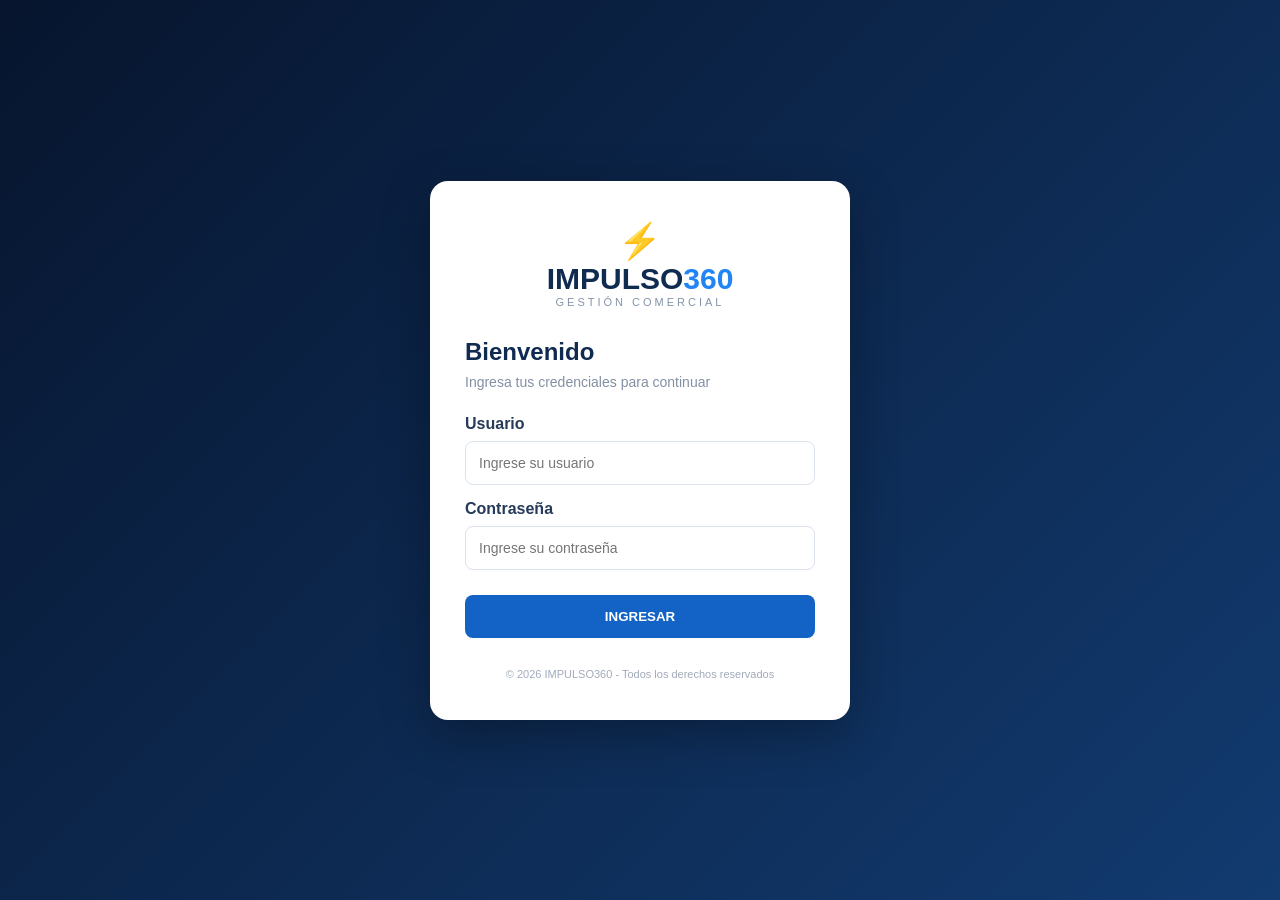
<file: index.html>
<!DOCTYPE html>
<html lang="es">
<head>
    <meta charset="UTF-8">
    <meta name="viewport" content="width=device-width, initial-scale=1.0">
    <title>IMPULSO360 | Ingreso</title>
    <link rel="stylesheet" href="estilo.css">
</head>
<body>

    <main class="login-container">
        <section class="login-card">

            <div class="logo">
                <div class="logo-icon">⚡</div>
                <h1>IMPULSO<span>360</span></h1>
                <p>GESTIÓN COMERCIAL</p>
            </div>

            <h2>Bienvenido</h2>
            <p class="subtitle">Ingresa tus credenciales para continuar</p>

            <form id="loginForm">
                <label>Usuario</label>
                <input type="text" id="usuario"
                    placeholder="Ingrese su usuario" required>

                <label>Contraseña</label>
                <input type="password" id="password"
                    placeholder="Ingrese su contraseña" required>

                <button type="submit">INGRESAR</button>
            </form>

            <p id="mensaje"></p>

            <footer>
                © 2026 IMPULSO360 - Todos los derechos reservados
            </footer>

        </section>
    </main>

    <script src="login.js"></script>
</body>
</html>
</file>
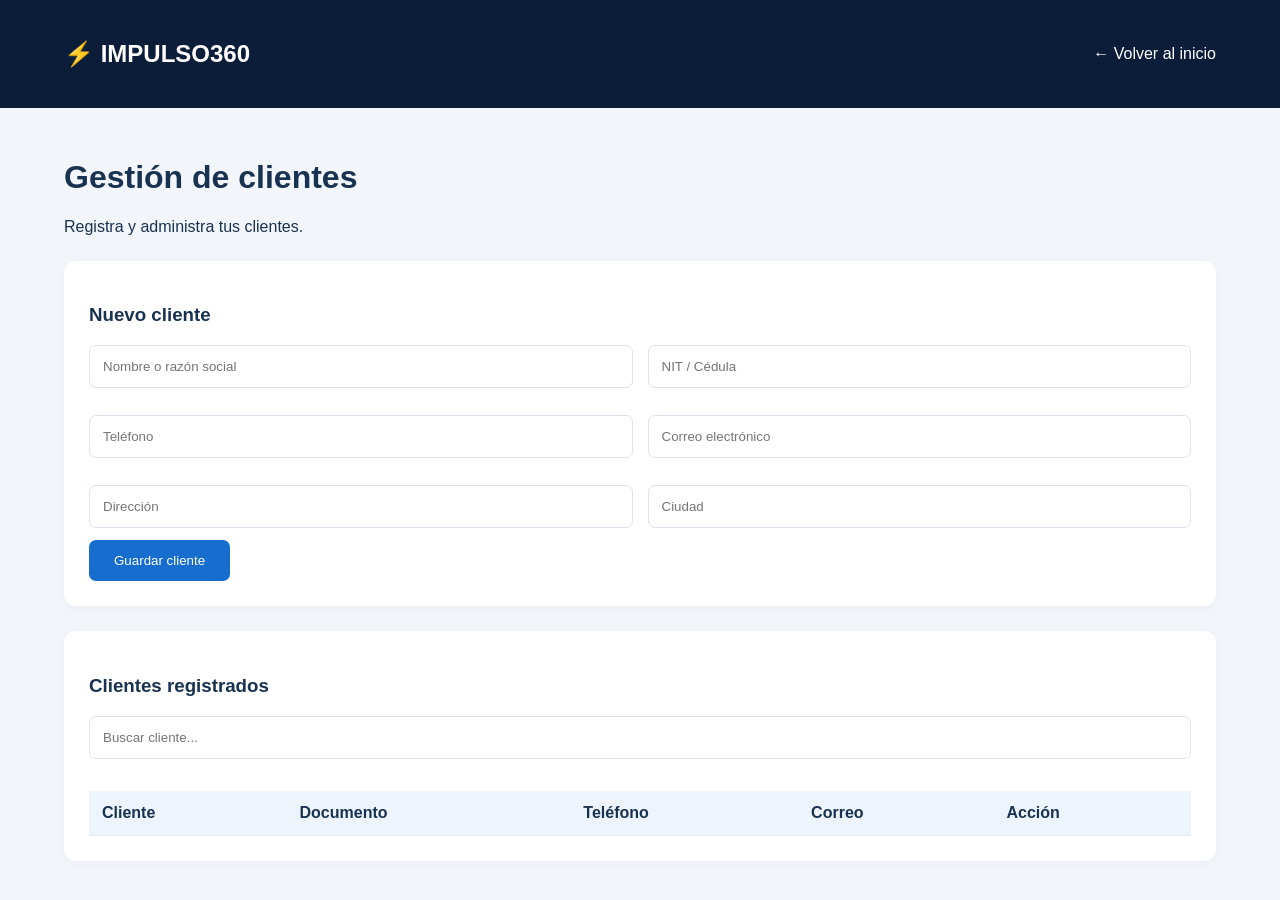
<file: clientes.html>
<!DOCTYPE html>
<html lang="es">
<head>
<meta charset="UTF-8">
<meta name="viewport" content="width=device-width, initial-scale=1.0">
<title>IMPULSO360 | Clientes</title>
<link rel="stylesheet" href="clientes.css">
</head>
<body>

<header>
    <h2>⚡ IMPULSO360</h2>
    <a href="dashboard.html">← Volver al inicio</a>
</header>

<main>
    <h1>Gestión de clientes</h1>
    <p>Registra y administra tus clientes.</p>

    <section class="formulario">
        <h3>Nuevo cliente</h3>

        <form id="clienteForm">
            <div class="campos">
                <input id="nombre" placeholder="Nombre o razón social" required>
                <input id="documento" placeholder="NIT / Cédula" required>
                <input id="telefono" placeholder="Teléfono">
                <input id="correo" type="email" placeholder="Correo electrónico">
                <input id="direccion" placeholder="Dirección">
                <input id="ciudad" placeholder="Ciudad">
            </div>
            <button type="submit">Guardar cliente</button>
        </form>
    </section>

    <section class="tabla">
        <h3>Clientes registrados</h3>
        <input id="buscar" placeholder="Buscar cliente...">

        <table>
            <thead>
                <tr>
                    <th>Cliente</th>
                    <th>Documento</th>
                    <th>Teléfono</th>
                    <th>Correo</th>
                    <th>Acción</th>
                </tr>
            </thead>
            <tbody id="listaClientes"></tbody>
        </table>
    </section>
</main>

<script src="clientes.js"></script>
</body>
</html>
</file>
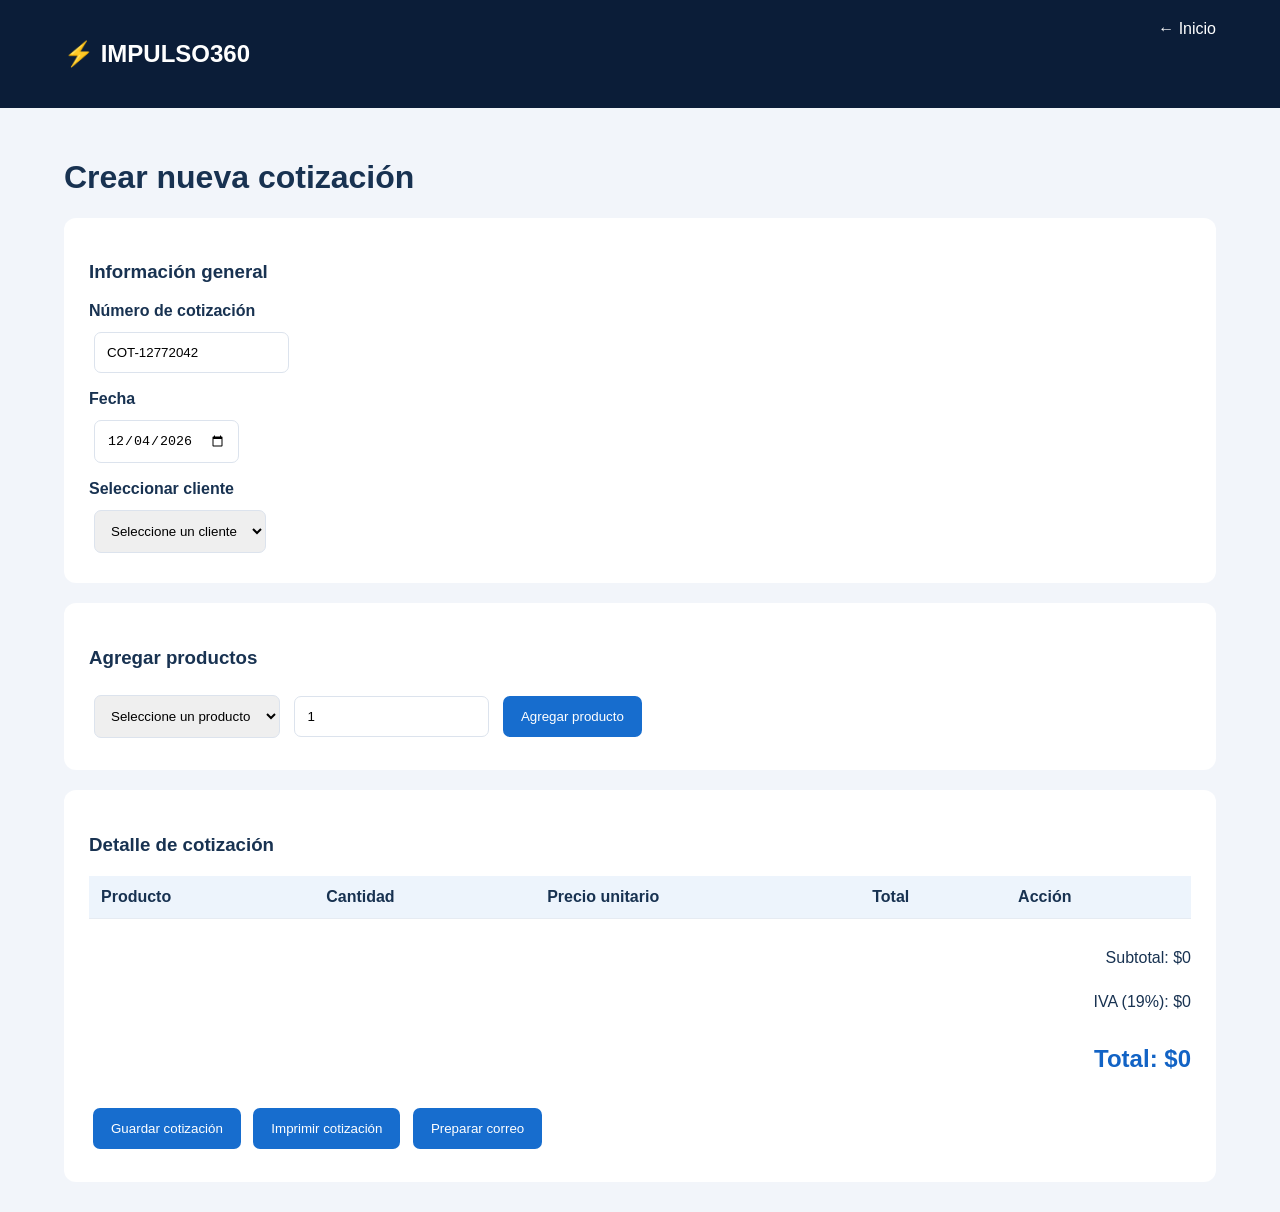
<file: cotizaciones.html>
<!DOCTYPE html>
<html lang="es">
<head>
<meta charset="UTF-8">
<meta name="viewport" content="width=device-width, initial-scale=1.0">
<title>IMPULSO360 | Cotizaciones</title>
<link rel="stylesheet" href="cotizaciones.css">
</head>
<body>

<header>
    <h2>⚡ IMPULSO360</h2>
    <a href="dashboard.html">← Inicio</a>
</header>

<main>
    <h1>Crear nueva cotización</h1>

    <section class="panel">
        <h3>Información general</h3>

        <label>Número de cotización</label>
        <input id="numero" readonly>

        <label>Fecha</label>
        <input id="fecha" type="date">

        <label>Seleccionar cliente</label>
        <select id="cliente">
            <option value="">Seleccione un cliente</option>
        </select>
    </section>

    <section class="panel">
        <h3>Agregar productos</h3>

        <select id="producto">
            <option value="">Seleccione un producto</option>
        </select>

        <input id="cantidad" type="number" min="1"
            value="1" placeholder="Cantidad">

        <button id="agregar" type="button">Agregar producto</button>
    </section>

    <section class="panel">
        <h3>Detalle de cotización</h3>

        <table>
            <thead>
                <tr>
                    <th>Producto</th>
                    <th>Cantidad</th>
                    <th>Precio unitario</th>
                    <th>Total</th>
                    <th>Acción</th>
                </tr>
            </thead>
            <tbody id="detalle"></tbody>
        </table>

        <div class="totales">
            <p>Subtotal: $<span id="subtotal">0</span></p>
            <p>IVA (19%): $<span id="iva">0</span></p>
            <h2>Total: $<span id="total">0</span></h2>
        </div>

        <button id="guardar" type="button">Guardar cotización</button>
        <button id="imprimir" type="button">Imprimir cotización</button>
        <button id="correo" type="button">Preparar correo</button>
    </section>
</main>

<script src="cotizaciones.js"></script>
</body>
</html>
</file>
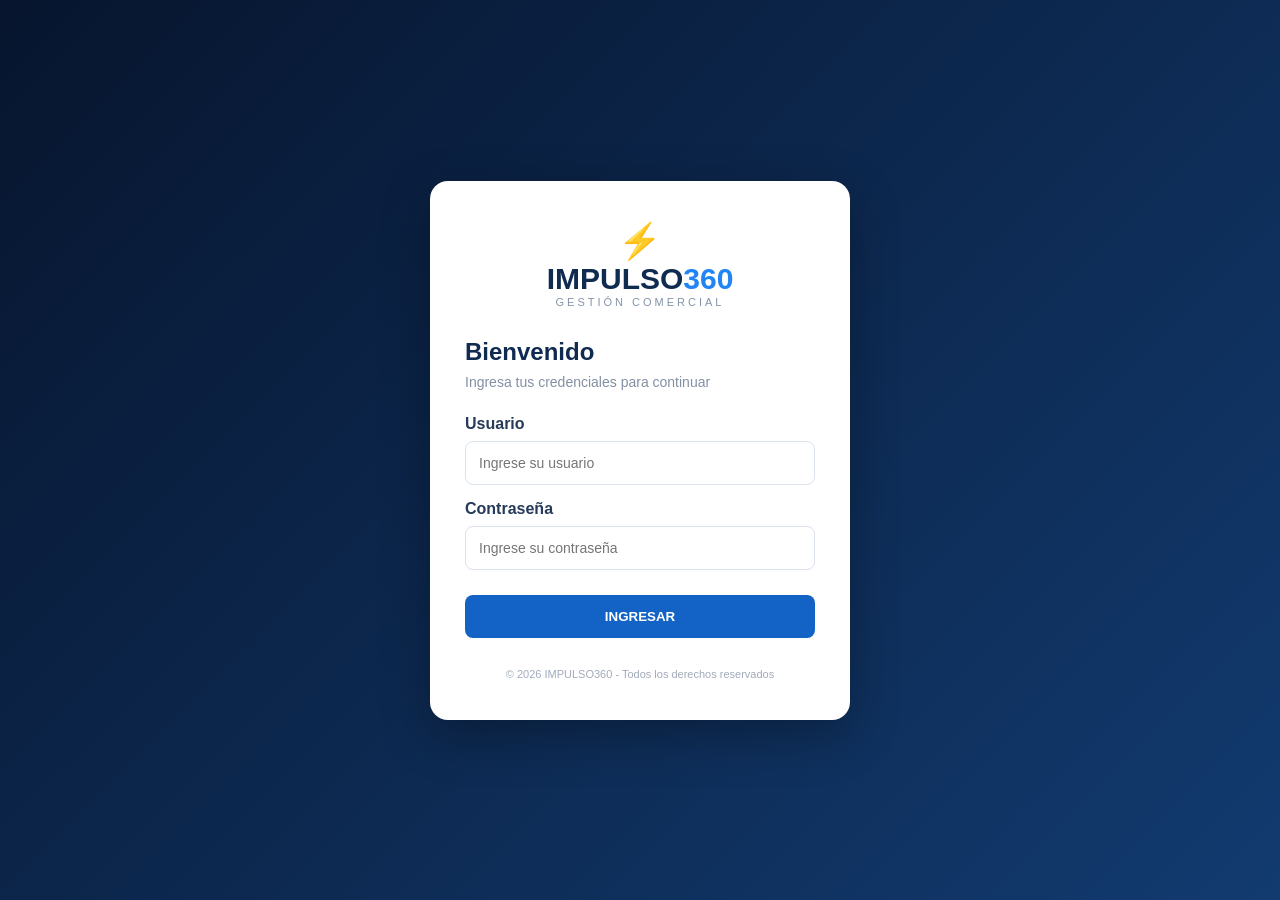
<file: dashboard.html>
<!DOCTYPE html>
<html lang="es">
<head>
    <meta charset="UTF-8">
    <meta name="viewport" content="width=device-width, initial-scale=1.0">
    <title>IMPULSO360 | Inicio</title>
    <link rel="stylesheet" href="dashboard.css">
</head>
<body>

<div class="app">

    <aside class="sidebar">
        <div class="brand">
            <h2>⚡ IMPULSO<span>360</span></h2>
            <small>GESTIÓN COMERCIAL</small>
        </div>

        <nav>
            <a class="active" href="dashboard.html">▦ Inicio</a>
            <a href="clientes.html">♙ Clientes</a>
            <a href="productos.html">▣ Productos e insumos</a>
            <a href="cotizaciones.html">▤ Crear cotización</a>
            <a href="historial.html">◷ Historial</a>
        </nav>

        <a class="logout" href="index.html">↪ Cerrar sesión</a>
    </aside>

    <main class="content">

        <header class="topbar">
            <div>
                <h2>Panel principal</h2>
                <p>Bienvenido a IMPULSO360</p>
            </div>
            <div class="user">Administrador</div>
        </header>

        <section class="welcome">
            <h1>¡Bienvenido a IMPULSO360!</h1>
            <p>Administra tu negocio desde un solo lugar.</p>
        </section>

        <section class="cards">

            <div class="card">
                <span>Clientes registrados</span>
                <h2 id="totalClientes">0</h2>
                <p>Base de clientes</p>
            </div>

            <div class="card">
                <span>Productos e insumos</span>
                <h2 id="totalProductos">0</h2>
                <p>Inventario comercial</p>
            </div>

            <div class="card">
                <span>Cotizaciones</span>
                <h2 id="totalCotizaciones">0</h2>
                <p>Documentos generados</p>
            </div>

        </section>

        <section class="quick-access">
            <h2>Accesos rápidos</h2>

            <div class="quick-grid">
                <a href="clientes.html">+ Crear cliente</a>
                <a href="productos.html">+ Crear producto</a>
                <a href="cotizaciones.html">+ Nueva cotización</a>
                <a href="historial.html">Consultar historial</a>
            </div>
        </section>

    </main>
</div>

<script>
    if (!sessionStorage.getItem("impulso360_usuario")) {
        window.location.href = "index.html";
    }
</script>
</body>
</html>
</file>
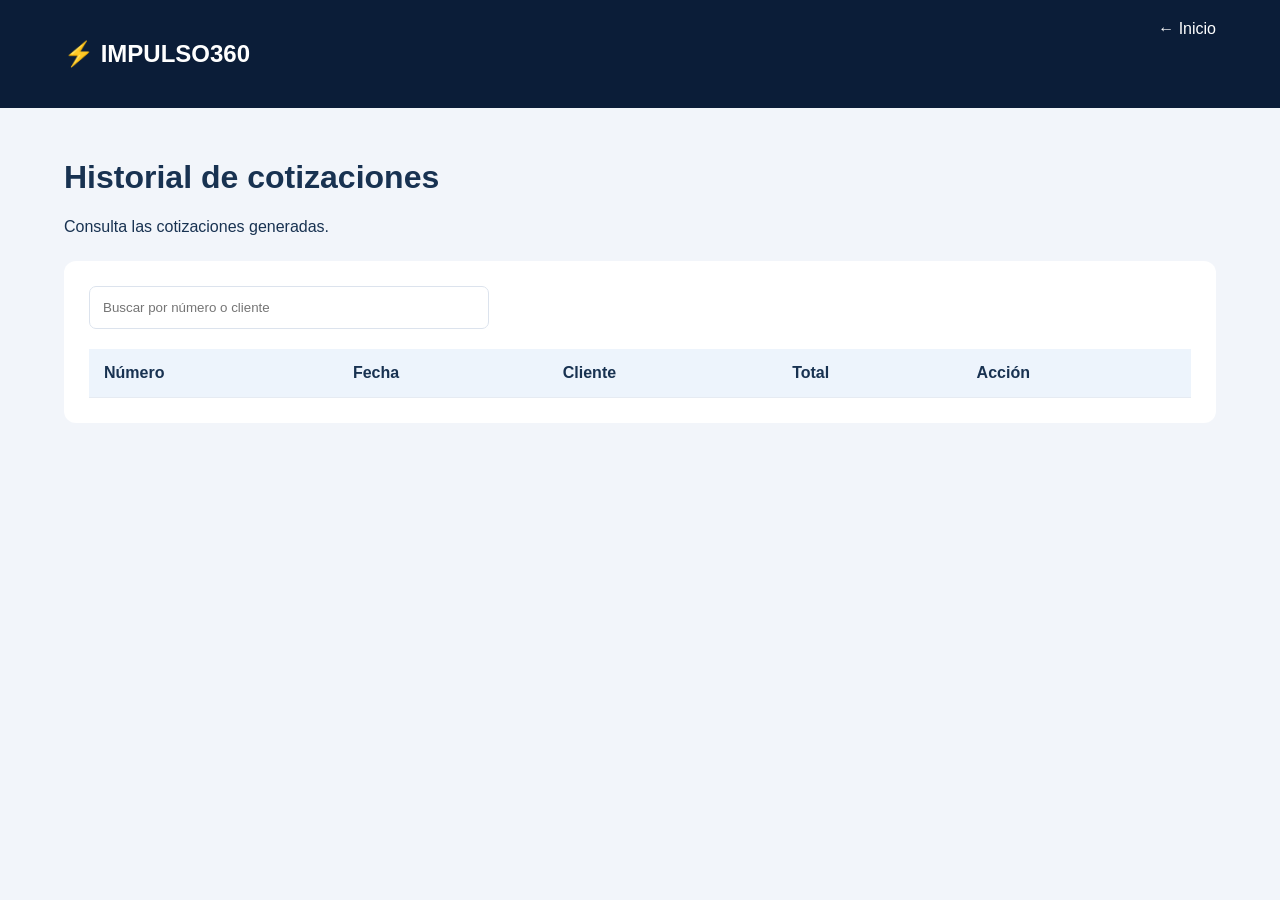
<file: historial.html>
<!DOCTYPE html>
<html lang="es">
<head>
<meta charset="UTF-8">
<meta name="viewport" content="width=device-width, initial-scale=1.0">
<title>IMPULSO360 | Historial</title>
<link rel="stylesheet" href="historial.css">
</head>
<body>

<header>
    <h2>⚡ IMPULSO360</h2>
    <a href="dashboard.html">← Inicio</a>
</header>

<main>
    <h1>Historial de cotizaciones</h1>
    <p>Consulta las cotizaciones generadas.</p>

    <section class="panel">
        <input id="buscar" placeholder="Buscar por número o cliente">

        <table>
            <thead>
                <tr>
                    <th>Número</th>
                    <th>Fecha</th>
                    <th>Cliente</th>
                    <th>Total</th>
                    <th>Acción</th>
                </tr>
            </thead>
            <tbody id="historial"></tbody>
        </table>
    </section>
</main>

<script src="historial.js"></script>
</body>
</html>
</file>
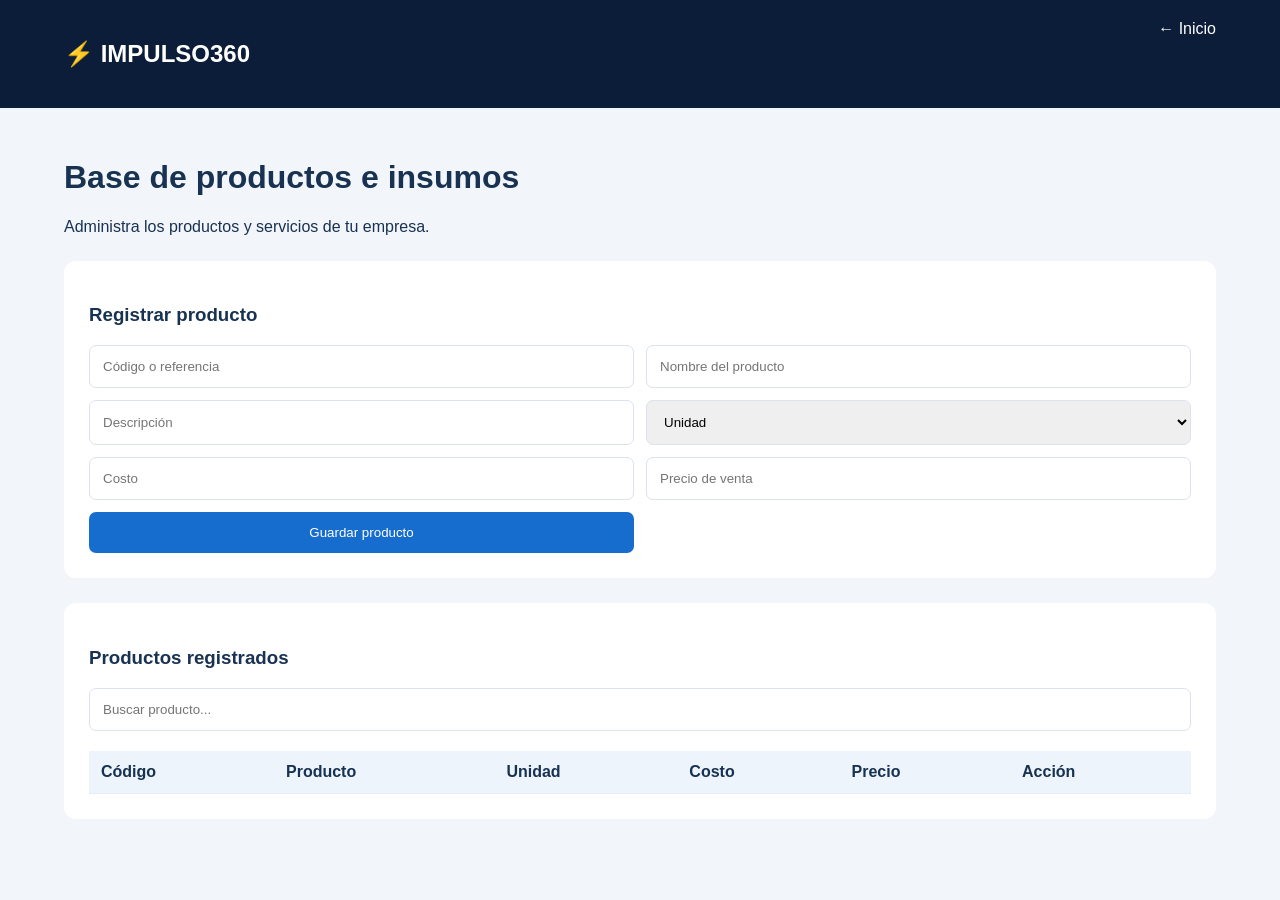
<file: productos.html>
<!DOCTYPE html>
<html lang="es">
<head>
<meta charset="UTF-8">
<meta name="viewport" content="width=device-width, initial-scale=1.0">
<title>IMPULSO360 | Productos</title>
<link rel="stylesheet" href="productos.css">
</head>
<body>

<header>
    <h2>⚡ IMPULSO360</h2>
    <a href="dashboard.html">← Inicio</a>
</header>

<main>
    <h1>Base de productos e insumos</h1>
    <p>Administra los productos y servicios de tu empresa.</p>

    <section class="panel">
        <h3>Registrar producto</h3>

        <form id="productoForm">
            <input id="codigo" placeholder="Código o referencia" required>
            <input id="producto" placeholder="Nombre del producto" required>
            <input id="descripcion" placeholder="Descripción">
            <select id="unidad">
                <option value="Unidad">Unidad</option>
                <option value="Metro">Metro</option>
                <option value="Kilogramo">Kilogramo</option>
                <option value="Litro">Litro</option>
                <option value="Servicio">Servicio</option>
            </select>
            <input id="costo" type="number" min="0" step="0.01"
                placeholder="Costo" required>
            <input id="precio" type="number" min="0" step="0.01"
                placeholder="Precio de venta" required>

            <button type="submit">Guardar producto</button>
        </form>
    </section>

    <section class="panel">
        <h3>Productos registrados</h3>
        <input id="buscarProducto" placeholder="Buscar producto...">

        <table>
            <thead>
                <tr>
                    <th>Código</th>
                    <th>Producto</th>
                    <th>Unidad</th>
                    <th>Costo</th>
                    <th>Precio</th>
                    <th>Acción</th>
                </tr>
            </thead>
            <tbody id="listaProductos"></tbody>
        </table>
    </section>
</main>

<script src="productos.js"></script>
</body>
</html>
</file>
<file: estilo.css>
* {
    margin: 0;
    padding: 0;
    box-sizing: border-box;
}

body {
    font-family: 'Segoe UI', sans-serif;
    background: linear-gradient(135deg, #07152e, #123b70);
    min-height: 100vh;
    display: flex;
    justify-content: center;
    align-items: center;
}

.login-container {
    width: 100%;
    padding: 20px;
}

.login-card {
    background: white;
    max-width: 420px;
    margin: auto;
    padding: 40px 35px;
    border-radius: 18px;
    box-shadow: 0 15px 50px rgba(0,0,0,.3);
}

.logo {
    text-align: center;
    margin-bottom: 30px;
}

.logo-icon {
    font-size: 35px;
    color: #1675df;
}

.logo h1 {
    color: #102b50;
    font-size: 30px;
    font-weight: 800;
}

.logo h1 span {
    color: #2185f5;
}

.logo p {
    color: #8493a8;
    font-size: 11px;
    letter-spacing: 3px;
}

.login-card h2 {
    color: #102b50;
    margin-bottom: 8px;
}

.subtitle {
    color: #8390a3;
    margin-bottom: 25px;
    font-size: 14px;
}

form label {
    display: block;
    color: #263b59;
    font-weight: 600;
    margin: 15px 0 8px;
}

form input {
    width: 100%;
    padding: 13px;
    border: 1px solid #dce3ed;
    border-radius: 8px;
    outline: none;
    font-size: 14px;
}

form input:focus {
    border-color: #2185f5;
    box-shadow: 0 0 0 3px #2185f522;
}

form button {
    width: 100%;
    padding: 14px;
    margin-top: 25px;
    background: #1263c5;
    color: white;
    border: none;
    border-radius: 8px;
    font-weight: bold;
    cursor: pointer;
}

form button:hover {
    background: #084b9d;
}

#mensaje {
    text-align: center;
    margin-top: 15px;
    color: #d32f2f;
    font-size: 13px;
}

footer {
    text-align: center;
    color: #a1aaba;
    font-size: 11px;
    margin-top: 30px;
}
</file>
<file: clientes.css>
* {
    box-sizing: border-box;
}

body {
    margin: 0;
    font-family: 'Segoe UI', sans-serif;
    background: #f2f5fa;
    color: #183251;
}

header {
    background: #0b1d38;
    color: white;
    padding: 20px 5%;
    display: flex;
    justify-content: space-between;
    align-items: center;
}

header a {
    color: white;
    text-decoration: none;
}

main {
    padding: 30px 5%;
}

.formulario, .tabla {
    background: white;
    padding: 25px;
    border-radius: 12px;
    margin-top: 25px;
    box-shadow: 0 3px 15px #00000008;
}

.campos {
    display: grid;
    grid-template-columns: repeat(2, 1fr);
    gap: 15px;
}

input {
    width: 100%;
    padding: 13px;
    border: 1px solid #dce3ed;
    border-radius: 7px;
    margin-bottom: 12px;
}

button {
    padding: 13px 25px;
    background: #176dce;
    color: white;
    border: none;
    border-radius: 7px;
    cursor: pointer;
}

button:hover {
    background: #0b4c99;
}

table {
    width: 100%;
    border-collapse: collapse;
    margin-top: 20px;
}

th, td {
    text-align: left;
    padding: 13px;
    border-bottom: 1px solid #e6ebf2;
}

th {
    background: #edf4fc;
}

@media(max-width:650px) {
    .campos {
        grid-template-columns: 1fr;
    }

    .tabla {
        overflow-x: auto;
    }

    table {
        min-width: 600px;
    }
}
</file>
<file: cotizaciones.css>
* {
    box-sizing: border-box;
}

body {
    margin: 0;
    background: #f2f5fa;
    color: #183251;
    font-family: 'Segoe UI', sans-serif;
}

header {
    background: #0b1d38;
    color: white;
    padding: 20px 5%;
    display: flex;
    justify-content: space-between;
}

header a {
    color: white;
    text-decoration: none;
}

main {
    padding: 30px 5%;
}

.panel {
    background: white;
    padding: 25px;
    border-radius: 12px;
    margin-top: 20px;
}

label {
    display: block;
    margin: 12px 0 7px;
    font-weight: 600;
}

input, select {
    padding: 12px;
    border: 1px solid #dce3ed;
    border-radius: 7px;
    margin: 5px;
    max-width: 100%;
}

button {
    background: #176dce;
    color: white;
    border: none;
    padding: 13px 18px;
    border-radius: 7px;
    margin: 8px 4px;
    cursor: pointer;
}

button:hover {
    background: #0b4c99;
}

table {
    width: 100%;
    border-collapse: collapse;
    margin-top: 20px;
}

th, td {
    padding: 12px;
    border-bottom: 1px solid #e6ebf2;
    text-align: left;
}

th {
    background: #edf4fc;
}

.totales {
    text-align: right;
    margin-top: 25px;
    line-height: 1.8;
}

.totales h2 {
    color: #1263c5;
}

@media(max-width:650px) {
    .panel {
        overflow-x: auto;
    }

    table {
        min-width: 650px;
    }
}

@media print {
    header, button {
        display: none !important;
    }

    body {
        background: white;
    }

    .panel {
        box-shadow: none;
        border: none;
    }
}
</file>
<file: dashboard.css>
* {
    margin: 0;
    padding: 0;
    box-sizing: border-box;
}

body {
    font-family: 'Segoe UI', sans-serif;
    background: #f3f6fb;
    color: #172c49;
}

.app {
    display: flex;
    min-height: 100vh;
}

.sidebar {
    width: 255px;
    background: #0b1d38;
    color: white;
    padding: 25px 15px;
    display: flex;
    flex-direction: column;
}

.brand {
    padding: 10px;
    margin-bottom: 40px;
}

.brand h2 {
    font-size: 21px;
}

.brand span {
    color: #3995ff;
}

.brand small {
    color: #8fa7c7;
    letter-spacing: 2px;
    font-size: 10px;
}

.sidebar nav {
    display: flex;
    flex-direction: column;
    gap: 10px;
}

.sidebar nav a,
.logout {
    text-decoration: none;
    color: #c3d1e4;
    padding: 14px;
    border-radius: 8px;
}

.sidebar nav a:hover,
.sidebar nav a.active {
    background: #174d8d;
    color: white;
}

.logout {
    margin-top: auto;
}

.content {
    flex: 1;
    padding: 30px;
}

.topbar {
    display: flex;
    justify-content: space-between;
    align-items: center;
    margin-bottom: 30px;
}

.topbar p {
    color: #8493a8;
    margin-top: 5px;
}

.user {
    background: white;
    padding: 12px 20px;
    border-radius: 10px;
}

.welcome {
    background: linear-gradient(120deg, #104a91, #2385ec);
    padding: 35px;
    border-radius: 15px;
    color: white;
    margin-bottom: 30px;
}

.welcome h1 {
    margin-bottom: 10px;
}

.cards {
    display: grid;
    grid-template-columns: repeat(3, 1fr);
    gap: 20px;
}

.card {
    background: white;
    padding: 25px;
    border-radius: 12px;
    box-shadow: 0 4px 15px #142d4a0b;
}

.card span {
    color: #73839a;
}

.card h2 {
    color: #146bd0;
    font-size: 35px;
    margin: 15px 0 5px;
}

.card p {
    color: #9aa6b6;
    font-size: 13px;
}

.quick-access {
    background: white;
    margin-top: 30px;
    padding: 25px;
    border-radius: 12px;
}

.quick-grid {
    display: grid;
    grid-template-columns: repeat(2, 1fr);
    gap: 15px;
    margin-top: 20px;
}

.quick-grid a {
    text-decoration: none;
    padding: 18px;
    background: #eef5ff;
    color: #145ba9;
    border-radius: 8px;
    font-weight: 600;
}

@media(max-width: 800px) {
    .sidebar {
        width: 190px;
    }

    .cards {
        grid-template-columns: 1fr;
    }
}

@media(max-width: 600px) {
    .app {
        flex-direction: column;
    }

    .sidebar {
        width: 100%;
    }

    .content {
        padding: 15px;
    }

    .quick-grid {
        grid-template-columns: 1fr;
    }
}
</file>
<file: historial.css>
* {
    box-sizing: border-box;
}

body {
    margin: 0;
    background: #f2f5fa;
    font-family: 'Segoe UI', sans-serif;
    color: #183251;
}

header {
    background: #0b1d38;
    color: white;
    padding: 20px 5%;
    display: flex;
    justify-content: space-between;
}

header a {
    color: white;
    text-decoration: none;
}

main {
    padding: 30px 5%;
}

.panel {
    background: white;
    padding: 25px;
    border-radius: 12px;
    margin-top: 25px;
    overflow-x: auto;
}

input {
    padding: 13px;
    width: 100%;
    max-width: 400px;
    border: 1px solid #dce3ed;
    border-radius: 7px;
}

table {
    width: 100%;
    border-collapse: collapse;
    margin-top: 20px;
}

th, td {
    padding: 15px;
    border-bottom: 1px solid #e6ebf2;
    text-align: left;
}

th {
    background: #edf4fc;
}

button {
    background: #176dce;
    color: white;
    border: none;
    padding: 9px 15px;
    border-radius: 6px;
    cursor: pointer;
}
</file>
<file: productos.css>
* {
    box-sizing: border-box;
}

body {
    margin: 0;
    background: #f2f5fa;
    font-family: 'Segoe UI', sans-serif;
    color: #183251;
}

header {
    background: #0b1d38;
    color: white;
    padding: 20px 5%;
    display: flex;
    justify-content: space-between;
}

header a {
    color: white;
    text-decoration: none;
}

main {
    padding: 30px 5%;
}

.panel {
    background: white;
    padding: 25px;
    margin-top: 25px;
    border-radius: 12px;
}

form {
    display: grid;
    grid-template-columns: repeat(2, 1fr);
    gap: 12px;
}

input, select {
    padding: 13px;
    border: 1px solid #dce3ed;
    border-radius: 7px;
    width: 100%;
}

button {
    padding: 13px;
    border: none;
    background: #176dce;
    color: white;
    border-radius: 7px;
    cursor: pointer;
}

table {
    width: 100%;
    border-collapse: collapse;
    margin-top: 20px;
}

th, td {
    padding: 12px;
    text-align: left;
    border-bottom: 1px solid #e6ebf2;
}

th {
    background: #edf4fc;
}

@media(max-width:650px) {
    form {
        grid-template-columns: 1fr;
    }

    .panel {
        overflow-x: auto;
    }
}
</file>
